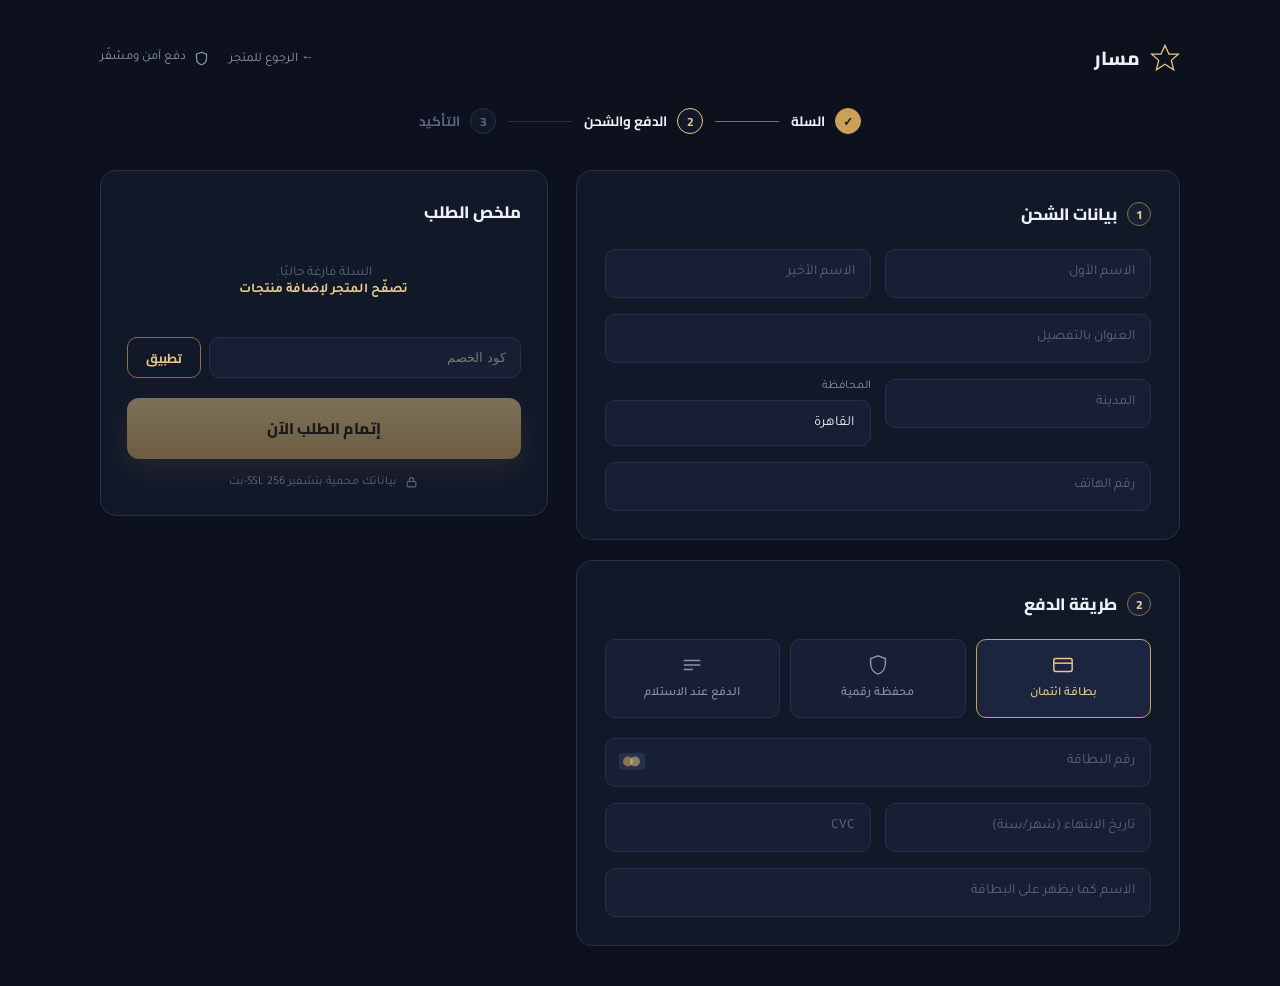
<file: checkout.html>
<!DOCTYPE html>
<html lang="ar" dir="rtl">
<head>
<meta charset="UTF-8">
<meta name="viewport" content="width=device-width, initial-scale=1.0">
<title>مسار — إتمام الطلب</title>
<link rel="preconnect" href="https://fonts.googleapis.com">
<link href="https://fonts.googleapis.com/css2?family=Cairo:wght@500;700;800;900&family=Tajawal:wght@400;500;700&display=swap" rel="stylesheet">
<style>
  :root{
    --bg:#0c111d;
    --panel:#111828;
    --card:#161f34;
    --card-2:#1b2540;
    --gold:#c9a15a;
    --gold-light:#e6c98a;
    --gold-dim:#8a6f3f;
    --text:#eef0f5;
    --text-dim:#8b93a9;
    --text-faint:#5c6480;
    --border:#26304a;
    --error:#e2665a;
    --success:#7fbf7f;
  }
  *{box-sizing:border-box; margin:0; padding:0;}
  body{
    font-family:'Tajawal', sans-serif;
    background:var(--bg);
    color:var(--text);
    min-height:100vh;
    padding:40px 20px;
  }
  @media (prefers-reduced-motion: reduce){
    *{animation-duration:0.01ms !important; transition-duration:0.01ms !important;}
  }

  .top{
    max-width:1080px;
    margin:0 auto 32px;
    display:flex;
    align-items:center;
    justify-content:space-between;
  }
  .logo{display:flex; align-items:center; gap:10px;}
  .logo-name{font-family:'Cairo', sans-serif; font-weight:800; font-size:19px;}
  .secure-badge{
    display:flex; align-items:center; gap:8px;
    color:var(--text-dim); font-size:13px;
  }

  /* ===== STEPPER ===== */
  .stepper{
    max-width:1080px;
    margin:0 auto 36px;
    display:flex;
    align-items:center;
    justify-content:center;
    gap:0;
  }
  .step{
    display:flex; align-items:center; gap:10px;
    color:var(--text-faint);
    font-size:13.5px;
    font-weight:700;
    font-family:'Cairo', sans-serif;
  }
  .step-circle{
    width:26px; height:26px; border-radius:50%;
    display:flex; align-items:center; justify-content:center;
    border:1.5px solid var(--border);
    font-size:12px;
    background:var(--panel);
  }
  .step.done .step-circle{background:var(--gold); border-color:var(--gold); color:#221a0d;}
  .step.active .step-circle{border-color:var(--gold-light); color:var(--gold-light);}
  .step.active, .step.done{color:var(--text);}
  .step-line{
    width:64px; height:1px;
    background:var(--border);
    margin:0 12px;
  }
  .step-line.done{background:var(--gold-dim);}

  /* ===== LAYOUT ===== */
  .layout{
    max-width:1080px;
    margin:0 auto;
    display:grid;
    grid-template-columns: 1.35fr 1fr;
    gap:28px;
    align-items:start;
  }

  .card{
    background:var(--panel);
    border:1px solid var(--border);
    border-radius:16px;
    padding:28px;
  }
  .card + .card{margin-top:20px;}
  .card-title{
    font-family:'Cairo', sans-serif;
    font-weight:800;
    font-size:16.5px;
    margin-bottom:20px;
    display:flex;
    align-items:center;
    gap:10px;
  }
  .card-title .num{
    width:24px; height:24px;
    border-radius:50%;
    background:var(--card);
    border:1px solid var(--gold-dim);
    color:var(--gold-light);
    font-size:12px;
    display:flex; align-items:center; justify-content:center;
  }

  /* form fields (shared language) */
  .grid-2{display:grid; grid-template-columns:1fr 1fr; gap:14px;}
  .field{position:relative; margin-bottom:16px;}
  .field input, .field select{
    width:100%;
    background:var(--card);
    border:1px solid var(--border);
    border-radius:10px;
    padding:15px 16px;
    font-family:'Tajawal', sans-serif;
    font-size:14px;
    color:var(--text);
    outline:none;
    transition:border-color 0.25s ease, background 0.25s ease;
    appearance:none;
  }
  .field input::placeholder{color:transparent;}
  .field label{
    position:absolute; right:16px; top:15px;
    color:var(--text-faint); font-size:14px;
    pointer-events:none; transition:all 0.2s ease;
  }
  .field input:focus, .field input:not(:placeholder-shown){
    border-color:var(--gold-dim); background:var(--card-2);
  }
  .field input:focus + label, .field input:not(:placeholder-shown) + label{
    top:-9px; font-size:11px; color:var(--gold-light);
    background:var(--panel); padding:0 6px; right:11px;
  }
  .field.select-field label{
    position:static; display:block; font-size:12px; color:var(--text-dim);
    margin-bottom:7px;
  }
  .field select{color:var(--text); cursor:pointer;}

  /* payment method tiles */
  .pay-methods{display:flex; gap:10px; margin-bottom:20px;}
  .pay-tile{
    flex:1;
    border:1.5px solid var(--border);
    background:var(--card);
    border-radius:10px;
    padding:14px 10px;
    text-align:center;
    cursor:pointer;
    transition:border-color 0.2s ease, background 0.2s ease;
  }
  .pay-tile.selected{border-color:var(--gold); background:var(--card-2);}
  .pay-tile svg{display:block; margin:0 auto 8px;}
  .pay-tile span{font-size:12.5px; color:var(--text-dim); font-weight:500;}
  .pay-tile.selected span{color:var(--gold-light);}

  .card-icons{display:flex; gap:8px; position:absolute; left:14px; top:15px;}

  /* ===== ORDER SUMMARY ===== */
  .summary-card{
    background:var(--panel);
    border:1px solid var(--border);
    border-radius:16px;
    padding:26px;
    position:sticky;
    top:24px;
  }
  .summary-title{
    font-family:'Cairo', sans-serif;
    font-weight:800;
    font-size:16.5px;
    margin-bottom:18px;
  }
  .item-row{
    display:flex;
    gap:12px;
    padding:12px 0;
    border-bottom:1px solid var(--border);
  }
  .item-row:last-of-type{border-bottom:none;}
  .item-thumb{
    width:52px; height:52px;
    border-radius:10px;
    background:linear-gradient(135deg, var(--card-2), var(--card));
    border:1px solid var(--border);
    flex-shrink:0;
    display:flex; align-items:center; justify-content:center;
  }
  .item-info{flex:1; min-width:0;}
  .item-name{font-size:13.5px; font-weight:500; margin-bottom:3px;}
  .item-meta{font-size:12px; color:var(--text-faint);}
  .item-price{font-size:13.5px; font-weight:700; font-family:'Cairo', sans-serif; white-space:nowrap;}

  .promo{
    display:flex; gap:8px;
    margin:18px 0;
  }
  .promo input{
    flex:1;
    background:var(--card);
    border:1px solid var(--border);
    border-radius:10px;
    padding:12px 14px;
    color:var(--text);
    font-size:13px;
    outline:none;
  }
  .promo input:focus{border-color:var(--gold-dim);}
  .promo button{
    padding:0 18px;
    border:1px solid var(--gold-dim);
    background:transparent;
    color:var(--gold-light);
    border-radius:10px;
    font-size:13px;
    font-weight:700;
    font-family:'Cairo', sans-serif;
    cursor:pointer;
    transition:background 0.2s ease;
  }
  .promo button:hover{background:var(--card-2);}

  .totals{margin-top:6px;}
  .total-row{
    display:flex; justify-content:space-between;
    font-size:13.5px; color:var(--text-dim);
    padding:7px 0;
  }
  .total-row.discount span:last-child{color:var(--success);}
  .total-row.grand{
    border-top:1px solid var(--border);
    margin-top:10px;
    padding-top:14px;
    font-size:17px;
    font-weight:800;
    font-family:'Cairo', sans-serif;
    color:var(--text);
  }
  .total-row.grand span:last-child{color:var(--gold-light);}

  .btn-checkout{
    width:100%;
    margin-top:20px;
    padding:16px;
    border:none;
    border-radius:12px;
    background:linear-gradient(180deg, var(--gold-light), var(--gold));
    color:#221a0d;
    font-family:'Cairo', sans-serif;
    font-weight:800;
    font-size:15.5px;
    cursor:pointer;
    display:flex; align-items:center; justify-content:center; gap:10px;
    box-shadow:0 12px 28px rgba(201,161,90,0.2);
    transition:transform 0.15s ease, box-shadow 0.25s ease;
  }
  .btn-checkout:hover{transform:translateY(-1px); box-shadow:0 16px 34px rgba(201,161,90,0.3);}
  .btn-checkout:active{transform:translateY(0);}
  .btn-checkout .spinner{
    width:16px; height:16px;
    border:2px solid rgba(34,26,13,0.3);
    border-top-color:#221a0d;
    border-radius:50%;
    display:none;
    animation:spin 0.7s linear infinite;
  }
  .btn-checkout.loading .spinner{display:inline-block;}
  .btn-checkout.loading .btn-label{opacity:0.7;}
  @keyframes spin{to{transform:rotate(360deg);}}

  .trust-row{
    display:flex; align-items:center; justify-content:center; gap:8px;
    margin-top:16px;
    font-size:12px;
    color:var(--text-faint);
  }

  @media (max-width: 860px){
    .layout{grid-template-columns:1fr;}
    .grid-2{grid-template-columns:1fr;}
    .summary-card{position:static;}
    .stepper .step span.step-text{display:none;}
    .step-line{width:32px;}
  }
</style>
</head>
<body>

  <div class="top">
    <div class="logo">
      <svg width="30" height="30" viewBox="0 0 38 38">
        <polygon points="19,3 24,14 36,14 27,22 30,34 19,27 8,34 11,22 2,14 14,14"
          fill="none" stroke="#e6c98a" stroke-width="1.6"/>
      </svg>
      <span class="logo-name">مسار</span>
    </div>
    <a href="store.html" style="color:var(--text-dim); font-size:13px; text-decoration:none; margin-inline-start:auto; margin-inline-end:20px;">← الرجوع للمتجر</a>
    <div class="secure-badge">
      <svg width="15" height="15" viewBox="0 0 24 24" fill="none" stroke="#8b93a9" stroke-width="2"><path d="M12 2 4 5v6c0 5 3.4 9.4 8 11 4.6-1.6 8-6 8-11V5l-8-3Z"/></svg>
      دفع آمن ومشفّر
    </div>
  </div>

  <div class="stepper">
    <div class="step done">
      <div class="step-circle">✓</div>
      <span class="step-text">السلة</span>
    </div>
    <div class="step-line done"></div>
    <div class="step active">
      <div class="step-circle">2</div>
      <span class="step-text">الدفع والشحن</span>
    </div>
    <div class="step-line"></div>
    <div class="step">
      <div class="step-circle">3</div>
      <span class="step-text">التأكيد</span>
    </div>
  </div>

  <div class="layout">

    <!-- LEFT: FORMS -->
    <div>
      <div class="card">
        <div class="card-title"><span class="num">1</span> بيانات الشحن</div>
        <div class="grid-2">
          <div class="field">
            <input type="text" placeholder=" " required>
            <label>الاسم الأول</label>
          </div>
          <div class="field">
            <input type="text" placeholder=" " required>
            <label>الاسم الأخير</label>
          </div>
        </div>
        <div class="field">
          <input type="text" placeholder=" " required>
          <label>العنوان بالتفصيل</label>
        </div>
        <div class="grid-2">
          <div class="field">
            <input type="text" placeholder=" " required>
            <label>المدينة</label>
          </div>
          <div class="field select-field">
            <label>المحافظة</label>
            <select>
              <option>القاهرة</option>
              <option>الجيزة</option>
              <option>الإسكندرية</option>
              <option>أخرى</option>
            </select>
          </div>
        </div>
        <div class="field" style="margin-bottom:0;">
          <input type="tel" placeholder=" " required>
          <label>رقم الهاتف</label>
        </div>
      </div>

      <div class="card">
        <div class="card-title"><span class="num">2</span> طريقة الدفع</div>

        <div class="pay-methods">
          <div class="pay-tile selected" onclick="selectPay(this)">
            <svg width="22" height="22" viewBox="0 0 24 24" fill="none" stroke="#e6c98a" stroke-width="1.6"><rect x="2" y="5" width="20" height="14" rx="2"/><path d="M2 10h20"/></svg>
            <span>بطاقة ائتمان</span>
          </div>
          <div class="pay-tile" onclick="selectPay(this)">
            <svg width="22" height="22" viewBox="0 0 24 24" fill="none" stroke="#8b93a9" stroke-width="1.6"><path d="M12 2 4 5v6c0 5 3.4 9.4 8 11 4.6-1.6 8-6 8-11V5l-8-3Z"/></svg>
            <span>محفظة رقمية</span>
          </div>
          <div class="pay-tile" onclick="selectPay(this)">
            <svg width="22" height="22" viewBox="0 0 24 24" fill="none" stroke="#8b93a9" stroke-width="1.6"><path d="M3 7h18M3 12h18M3 17h10"/></svg>
            <span>الدفع عند الاستلام</span>
          </div>
        </div>

        <div id="cardFields">
          <div class="field" style="position:relative;">
            <input type="text" placeholder=" " inputmode="numeric" required>
            <label>رقم البطاقة</label>
            <div class="card-icons">
              <svg width="26" height="17" viewBox="0 0 26 17"><rect width="26" height="17" rx="3" fill="#26304a"/><circle cx="9" cy="8.5" r="5" fill="#c9a15a" opacity="0.6"/><circle cx="16" cy="8.5" r="5" fill="#e6c98a" opacity="0.5"/></svg>
            </div>
          </div>
          <div class="grid-2">
            <div class="field">
              <input type="text" placeholder=" " required>
              <label>تاريخ الانتهاء (شهر/سنة)</label>
            </div>
            <div class="field">
              <input type="text" placeholder=" " inputmode="numeric" maxlength="3" required>
              <label>CVC</label>
            </div>
          </div>
          <div class="field" style="margin-bottom:0;">
            <input type="text" placeholder=" " required>
            <label>الاسم كما يظهر على البطاقة</label>
          </div>
        </div>
      </div>
    </div>

    <!-- RIGHT: SUMMARY -->
    <div class="summary-card">
      <div class="summary-title">ملخص الطلب</div>

      <div id="itemsContainer"></div>

      <div class="promo">
        <input type="text" placeholder="كود الخصم">
        <button type="button">تطبيق</button>
      </div>

      <div class="totals" id="totalsContainer"></div>

      <button class="btn-checkout" id="checkoutBtn" onclick="proceedCheckout()">
        <span class="spinner"></span>
        <span class="btn-label">إتمام الطلب الآن</span>
      </button>

      <div class="trust-row">
        <svg width="13" height="13" viewBox="0 0 24 24" fill="none" stroke="#5c6480" stroke-width="2"><rect x="4" y="10" width="16" height="10" rx="2"/><path d="M8 10V7a4 4 0 0 1 8 0v3"/></svg>
        بياناتك محمية بتشفير SSL 256-بت
      </div>
    </div>

  </div>

<script>
const icons = {
  bag: '<rect x="3" y="7" width="18" height="13" rx="2"/><path d="M8 7V5a4 4 0 0 1 8 0v2"/>',
  watch: '<circle cx="12" cy="12" r="7"/><path d="M12 9v3l2 2"/><path d="M9 2h6M9 22h6"/>',
  wallet: '<rect x="2" y="6" width="20" height="14" rx="2"/><path d="M16 12h4"/>',
  glasses: '<circle cx="6" cy="12" r="4"/><circle cx="18" cy="12" r="4"/><path d="M10 12h4M2 12l2-3M22 12l-2-3"/>',
  belt: '<rect x="2" y="10" width="20" height="4" rx="1"/><circle cx="12" cy="12" r="2"/>',
  book: '<path d="M4 4h13a3 3 0 0 1 3 3v13H7a3 3 0 0 1-3-3V4Z"/><path d="M4 17a3 3 0 0 1 3-3h13"/>'
};

function getCart(){
  try{ return JSON.parse(localStorage.getItem('masar_cart') || '[]'); }
  catch(e){ return []; }
}
function saveCart(cart){ localStorage.setItem('masar_cart', JSON.stringify(cart)); }

function changeQty(id, delta){
  const cart = getCart();
  const item = cart.find(i => i.id === id);
  if(!item) return;
  item.qty += delta;
  const updated = item.qty <= 0 ? cart.filter(i => i.id !== id) : cart;
  saveCart(updated);
  renderCheckout();
}

function renderCheckout(){
  const cart = getCart();
  const itemsContainer = document.getElementById('itemsContainer');
  const totalsContainer = document.getElementById('totalsContainer');
  const checkoutBtn = document.getElementById('checkoutBtn');

  if(cart.length === 0){
    itemsContainer.innerHTML = `
      <div style="text-align:center; padding:20px 0; color:var(--text-faint); font-size:13.5px;">
        السلة فارغة حاليًا.<br>
        <a href="store.html" class="link" style="color:var(--gold-light); text-decoration:none; font-weight:600;">تصفّح المتجر لإضافة منتجات</a>
      </div>`;
    totalsContainer.innerHTML = '';
    checkoutBtn.style.opacity = '0.5';
    checkoutBtn.style.pointerEvents = 'none';
    return;
  }

  checkoutBtn.style.opacity = '1';
  checkoutBtn.style.pointerEvents = 'auto';

  itemsContainer.innerHTML = cart.map(item => `
    <div class="item-row">
      <div class="item-thumb">
        <svg width="22" height="22" viewBox="0 0 24 24" fill="none" stroke="#8b93a9" stroke-width="1.5">${icons[item.icon] || icons.bag}</svg>
      </div>
      <div class="item-info">
        <div class="item-name">${item.name}</div>
        <div class="item-meta" style="display:flex; align-items:center; gap:8px;">
          <button onclick="changeQty('${item.id}', -1)" style="background:var(--card); border:1px solid var(--border); color:var(--text-dim); width:20px; height:20px; border-radius:5px; cursor:pointer; font-size:12px; line-height:1;">−</button>
          <span>الكمية: ${item.qty}</span>
          <button onclick="changeQty('${item.id}', 1)" style="background:var(--card); border:1px solid var(--border); color:var(--text-dim); width:20px; height:20px; border-radius:5px; cursor:pointer; font-size:12px; line-height:1;">+</button>
        </div>
      </div>
      <div class="item-price">${(item.price * item.qty).toLocaleString('ar-EG')} ج.م</div>
    </div>
  `).join('');

  const subtotal = cart.reduce((sum, i) => sum + i.price * i.qty, 0);
  const shipping = subtotal > 0 ? 60 : 0;
  const grand = subtotal + shipping;

  totalsContainer.innerHTML = `
    <div class="total-row"><span>المجموع الفرعي</span><span>${subtotal.toLocaleString('ar-EG')} ج.م</span></div>
    <div class="total-row"><span>الشحن</span><span>${shipping} ج.م</span></div>
    <div class="total-row grand"><span>الإجمالي</span><span>${grand.toLocaleString('ar-EG')} ج.م</span></div>
  `;
}

function selectPay(el){
  document.querySelectorAll('.pay-tile').forEach(t => {
    t.classList.remove('selected');
    t.querySelector('svg').setAttribute('stroke', '#8b93a9');
  });
  el.classList.add('selected');
  el.querySelector('svg').setAttribute('stroke', '#e6c98a');

  const cardFields = document.getElementById('cardFields');
  cardFields.style.display = el.querySelector('span').textContent.includes('بطاقة') ? 'block' : 'none';
}

function proceedCheckout(){
  const btn = document.getElementById('checkoutBtn');
  if(btn.classList.contains('loading')) return;
  btn.classList.add('loading');
  btn.querySelector('.btn-label').textContent = 'جارٍ تأكيد الطلب...';
  setTimeout(() => {
    btn.querySelector('.btn-label').textContent = 'تم تأكيد الطلب ✓';
    btn.style.background = 'linear-gradient(180deg, #9fd39f, #7fbf7f)';
    localStorage.removeItem('masar_cart');
  }, 1800);
}

renderCheckout();
</script>

</body>
</html>
</file>
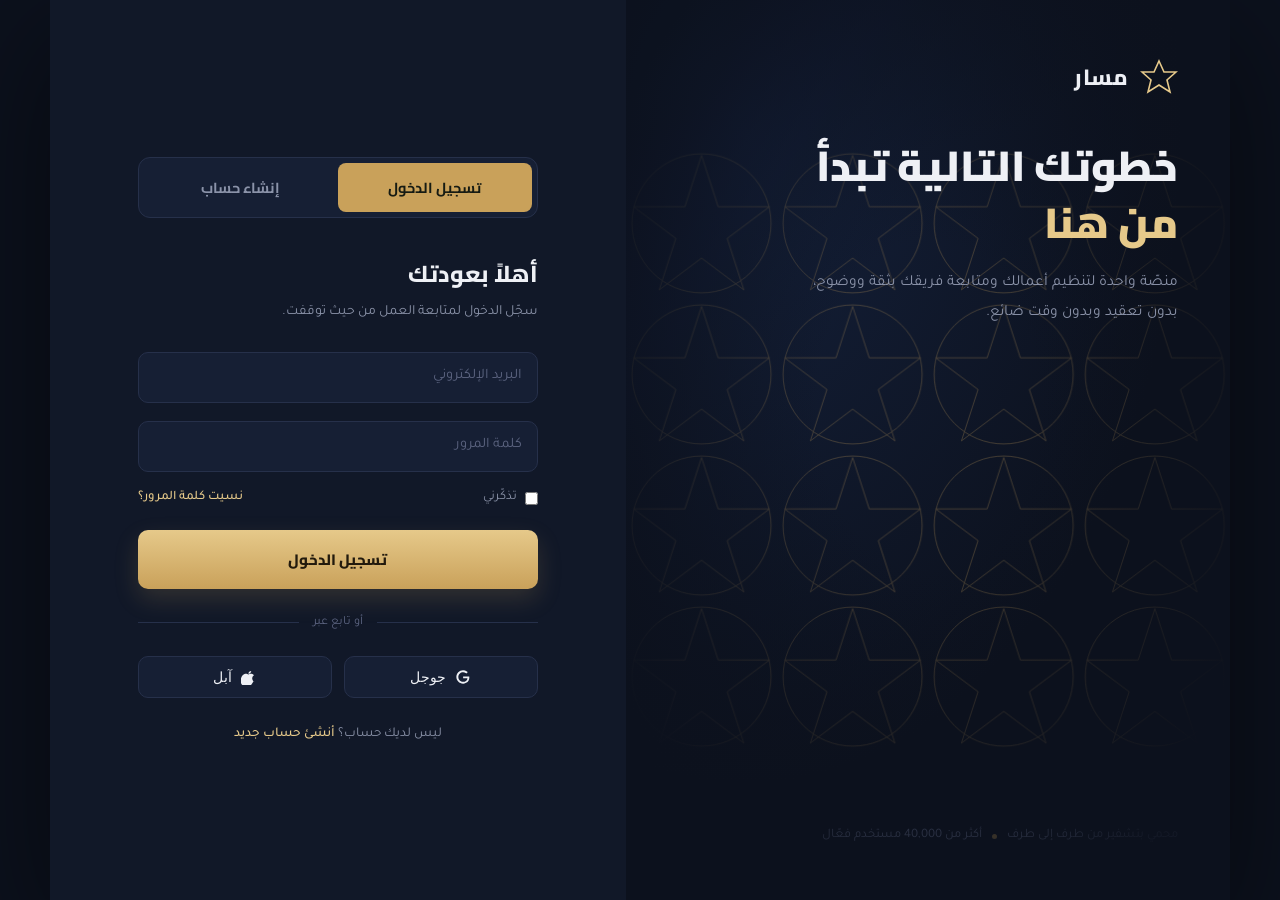
<file: login.html>
<!DOCTYPE html>
<html lang="ar" dir="rtl">
<head>
<meta charset="UTF-8">
<meta name="viewport" content="width=device-width, initial-scale=1.0">
<title>مسار — تسجيل الدخول</title>
<link rel="preconnect" href="https://fonts.googleapis.com">
<link href="https://fonts.googleapis.com/css2?family=Cairo:wght@500;700;800;900&family=Tajawal:wght@400;500;700&display=swap" rel="stylesheet">
<style>
  :root{
    --bg:#0c111d;
    --panel:#111828;
    --card:#161f34;
    --card-2:#1b2540;
    --gold:#c9a15a;
    --gold-light:#e6c98a;
    --gold-dim:#8a6f3f;
    --text:#eef0f5;
    --text-dim:#8b93a9;
    --text-faint:#5c6480;
    --border:#26304a;
    --error:#e2665a;
    --radius:16px;
  }
  *{box-sizing:border-box; margin:0; padding:0;}
  html,body{height:100%;}
  body{
    font-family:'Tajawal', sans-serif;
    background:var(--bg);
    color:var(--text);
    min-height:100vh;
    display:flex;
    align-items:stretch;
    justify-content:center;
    overflow-x:hidden;
  }
  @media (prefers-reduced-motion: reduce){
    *{animation-duration:0.01ms !important; animation-iteration-count:1 !important; transition-duration:0.01ms !important;}
  }

  .wrap{
    width:100%;
    max-width:1180px;
    margin:auto;
    display:grid;
    grid-template-columns: 1.05fr 1fr;
    min-height:100vh;
    box-shadow:0 40px 120px rgba(0,0,0,0.5);
  }

  /* ================= BRAND PANEL ================= */
  .brand{
    position:relative;
    background:
      radial-gradient(120% 120% at 20% 15%, #14203a 0%, #0c111d 60%);
    overflow:hidden;
    display:flex;
    flex-direction:column;
    justify-content:space-between;
    padding:56px 52px;
  }
  .star-field{
    position:absolute;
    inset:0;
    display:flex;
    align-items:center;
    justify-content:center;
    opacity:0.9;
  }
  .star-field svg{
    width:150%;
    height:150%;
    animation:spin 140s linear infinite;
    transform-origin:center;
  }
  @keyframes spin{
    from{transform:rotate(0deg);}
    to{transform:rotate(360deg);}
  }
  .star-field::after{
    content:'';
    position:absolute;
    inset:0;
    background:radial-gradient(60% 60% at 50% 45%, transparent 30%, var(--bg) 100%);
  }

  .brand-top, .brand-bottom{position:relative; z-index:2;}
  .logo{
    display:flex;
    align-items:center;
    gap:12px;
  }
  .logo-mark{
    width:38px; height:38px;
    display:flex; align-items:center; justify-content:center;
  }
  .logo-name{
    font-family:'Cairo', sans-serif;
    font-weight:800;
    font-size:22px;
    letter-spacing:0.5px;
    color:var(--text);
  }
  .brand-headline{
    font-family:'Cairo', sans-serif;
    font-weight:900;
    font-size:clamp(30px, 3.4vw, 42px);
    line-height:1.35;
    max-width:420px;
    margin-top:40px;
    color:var(--text);
  }
  .brand-headline span{color:var(--gold-light);}
  .brand-sub{
    margin-top:18px;
    color:var(--text-dim);
    font-size:15.5px;
    line-height:1.9;
    max-width:380px;
  }
  .brand-footer{
    display:flex;
    align-items:center;
    gap:10px;
    color:var(--text-faint);
    font-size:13px;
  }
  .dot{width:5px;height:5px;border-radius:50%;background:var(--gold-dim);}

  /* ================= FORM PANEL ================= */
  .panel{
    background:var(--panel);
    display:flex;
    align-items:center;
    justify-content:center;
    padding:40px 44px;
  }
  .card{
    width:100%;
    max-width:400px;
  }

  .tabs{
    position:relative;
    display:flex;
    background:var(--card);
    border:1px solid var(--border);
    border-radius:12px;
    padding:5px;
    margin-bottom:34px;
  }
  .tab-indicator{
    position:absolute;
    top:5px; bottom:5px;
    width:calc(50% - 5px);
    right:5px;
    background:var(--gold);
    border-radius:8px;
    transition:transform 0.35s cubic-bezier(.65,0,.35,1);
    z-index:1;
  }
  .tab{
    flex:1;
    z-index:2;
    text-align:center;
    padding:11px 0;
    font-family:'Cairo', sans-serif;
    font-weight:700;
    font-size:14.5px;
    color:var(--text-dim);
    cursor:pointer;
    border:none;
    background:transparent;
    transition:color 0.3s ease;
  }
  .tab.active{color:#161b13;}
  .tabs.mode-signup .tab-indicator{transform:translateX(-100%);}

  .form-title{
    font-family:'Cairo', sans-serif;
    font-weight:800;
    font-size:23px;
    margin-bottom:6px;
  }
  .form-desc{
    color:var(--text-dim);
    font-size:14px;
    margin-bottom:28px;
    line-height:1.7;
  }

  .field{
    position:relative;
    margin-bottom:18px;
  }
  .field input{
    width:100%;
    background:var(--card);
    border:1px solid var(--border);
    border-radius:10px;
    padding:16px 16px 16px 16px;
    font-family:'Tajawal', sans-serif;
    font-size:14.5px;
    color:var(--text);
    outline:none;
    transition:border-color 0.25s ease, background 0.25s ease;
  }
  .field input::placeholder{color:transparent;}
  .field label{
    position:absolute;
    right:16px;
    top:16px;
    color:var(--text-faint);
    font-size:14.5px;
    pointer-events:none;
    transition:all 0.2s ease;
    background:transparent;
  }
  .field input:focus,
  .field input:not(:placeholder-shown){
    border-color:var(--gold-dim);
    background:var(--card-2);
  }
  .field input:focus + label,
  .field input:not(:placeholder-shown) + label{
    top:-9px;
    font-size:11.5px;
    color:var(--gold-light);
    background:var(--panel);
    padding:0 6px;
    right:11px;
  }
  .field input:focus{box-shadow:0 0 0 3px rgba(201,161,90,0.12);}

  .field-hint{
    font-size:12px;
    color:var(--text-faint);
    margin-top:6px;
    padding-right:2px;
  }

  .row-between{
    display:flex;
    align-items:center;
    justify-content:space-between;
    margin-bottom:24px;
    font-size:13px;
  }
  .remember{
    display:flex;
    align-items:center;
    gap:8px;
    color:var(--text-dim);
  }
  .remember input{accent-color:var(--gold);}
  .link{
    color:var(--gold-light);
    text-decoration:none;
    font-weight:500;
  }
  .link:hover{text-decoration:underline;}

  .btn-submit{
    width:100%;
    padding:15px;
    border:none;
    border-radius:10px;
    background:linear-gradient(180deg, var(--gold-light), var(--gold));
    color:#221a0d;
    font-family:'Cairo', sans-serif;
    font-weight:800;
    font-size:15px;
    cursor:pointer;
    transition:transform 0.15s ease, box-shadow 0.25s ease;
    box-shadow:0 10px 24px rgba(201,161,90,0.18);
  }
  .btn-submit:hover{transform:translateY(-1px); box-shadow:0 14px 30px rgba(201,161,90,0.28);}
  .btn-submit:active{transform:translateY(0);}

  .divider{
    display:flex;
    align-items:center;
    gap:14px;
    margin:26px 0;
    color:var(--text-faint);
    font-size:12.5px;
  }
  .divider::before, .divider::after{
    content:'';
    flex:1;
    height:1px;
    background:var(--border);
  }

  .socials{
    display:flex;
    gap:12px;
  }
  .social-btn{
    flex:1;
    display:flex;
    align-items:center;
    justify-content:center;
    gap:9px;
    padding:12px;
    border:1px solid var(--border);
    border-radius:10px;
    background:var(--card);
    color:var(--text);
    font-size:13.5px;
    font-weight:500;
    cursor:pointer;
    transition:border-color 0.25s ease, background 0.25s ease;
  }
  .social-btn:hover{border-color:var(--gold-dim); background:var(--card-2);}

  .switch-line{
    text-align:center;
    margin-top:28px;
    font-size:13.5px;
    color:var(--text-dim);
  }

  .form-pane{display:none;}
  .form-pane.active{display:block; animation:fadeUp 0.4s ease;}
  @keyframes fadeUp{
    from{opacity:0; transform:translateY(8px);}
    to{opacity:1; transform:translateY(0);}
  }

  .strength{
    display:flex;
    gap:5px;
    margin-top:8px;
  }
  .strength i{
    flex:1;
    height:3px;
    border-radius:3px;
    background:var(--border);
    transition:background 0.3s ease;
  }

  @media (max-width: 900px){
    .wrap{grid-template-columns:1fr;}
    .brand{display:none;}
    .panel{padding:32px 20px;}
  }
</style>
</head>
<body>

<div class="wrap">

  <!-- BRAND PANEL -->
  <div class="brand">
    <div class="star-field" aria-hidden="true">
      <svg viewBox="0 0 400 400" xmlns="http://www.w3.org/2000/svg">
        <defs>
          <pattern id="star8" width="100" height="100" patternUnits="userSpaceOnUse">
            <g stroke="#c9a15a" stroke-width="0.6" fill="none" opacity="0.35">
              <path d="M50 5 L61 39 L95 39 L67 60 L78 94 L50 73 L22 94 L33 60 L5 39 L39 39 Z"/>
              <circle cx="50" cy="50" r="46"/>
            </g>
          </pattern>
        </defs>
        <rect width="400" height="400" fill="url(#star8)"/>
      </svg>
    </div>

    <div class="brand-top">
      <div class="logo">
        <div class="logo-mark">
          <svg width="38" height="38" viewBox="0 0 38 38">
            <polygon points="19,3 24,14 36,14 27,22 30,34 19,27 8,34 11,22 2,14 14,14"
              fill="none" stroke="#e6c98a" stroke-width="1.6"/>
          </svg>
        </div>
        <span class="logo-name">مسار</span>
      </div>

      <h1 class="brand-headline">خطوتك التالية تبدأ <span>من هنا</span></h1>
      <p class="brand-sub">
        منصّة واحدة لتنظيم أعمالك ومتابعة فريقك بثقة ووضوح، بدون تعقيد وبدون وقت ضائع.
      </p>
    </div>

    <div class="brand-footer">
      <span>محمي بتشفير من طرف إلى طرف</span>
      <span class="dot"></span>
      <span>أكثر من 40,000 مستخدم فعّال</span>
    </div>
  </div>

  <!-- FORM PANEL -->
  <div class="panel">
    <div class="card">

      <div class="tabs" id="tabs">
        <div class="tab-indicator"></div>
        <button class="tab active" id="tabLogin" onclick="switchMode('login')">تسجيل الدخول</button>
        <button class="tab" id="tabSignup" onclick="switchMode('signup')">إنشاء حساب</button>
      </div>

      <!-- LOGIN -->
      <div class="form-pane active" id="loginPane">
        <div class="form-title">أهلاً بعودتك</div>
        <div class="form-desc">سجّل الدخول لمتابعة العمل من حيث توقفت.</div>

        <form onsubmit="return false;">
          <div class="field">
            <input type="email" placeholder=" " required>
            <label>البريد الإلكتروني</label>
          </div>
          <div class="field">
            <input type="password" placeholder=" " required>
            <label>كلمة المرور</label>
          </div>

          <div class="row-between">
            <label class="remember">
              <input type="checkbox">
              تذكّرني
            </label>
            <a href="#" class="link">نسيت كلمة المرور؟</a>
          </div>

          <button class="btn-submit" type="submit">تسجيل الدخول</button>
        </form>

        <div class="divider">أو تابع عبر</div>
        <div class="socials">
          <button class="social-btn">
            <svg width="16" height="16" viewBox="0 0 24 24"><path fill="#eef0f5" d="M21.35 11.1h-9.17v2.73h6.51c-.33 3.81-3.5 5.44-6.5 5.44C8.36 19.27 5 16.25 5 12c0-4.1 3.2-7.27 7.2-7.27 3.09 0 4.9 1.97 4.9 1.97L19 4.72S16.56 2 12.1 2C6.42 2 2.03 6.8 2.03 12c0 5.05 4.13 10 10.22 10 5.35 0 9.25-3.67 9.25-9.09 0-1.15-.15-1.81-.15-1.81Z"/></svg>
            جوجل
          </button>
          <button class="social-btn">
            <svg width="15" height="15" viewBox="0 0 24 24"><path fill="#eef0f5" d="M16.365 1.43c0 1.14-.468 2.222-1.222 3.014-.822.86-2.15 1.522-3.19 1.44-.13-1.1.42-2.24 1.19-2.99.83-.83 2.28-1.46 3.222-1.464zm3.35 16.86c-.65 1.46-1.06 2.11-1.9 3.39-1.17 1.78-2.83 4-4.6 4.02-1.57.02-1.97-1.02-4.1-1.01-2.12.01-2.57 1.03-4.14 1.01-1.77-.02-3.36-2.05-4.53-3.83C-1.7 17.53-.44 11.4 2.98 8.13c1.7-1.63 3.6-2.02 4.9-2.02 1.6 0 2.66.9 4 .9 1.3 0 2.13-.9 4.02-.9 1.06 0 3.4.32 4.9 2.4-.13.08-2.92 1.7-2.9 5.07.03 4.03 3.6 5.36 3.83 5.66z"/></svg>
            آبل
          </button>
        </div>

        <div class="switch-line">
          ليس لديك حساب؟ <a href="#" class="link" onclick="switchMode('signup'); return false;">أنشئ حساب جديد</a>
        </div>
      </div>

      <!-- SIGNUP -->
      <div class="form-pane" id="signupPane">
        <div class="form-title">إنشاء حساب جديد</div>
        <div class="form-desc">دقيقة واحدة كل ما تحتاجه لتبدأ.</div>

        <form onsubmit="return false;">
          <div class="field">
            <input type="text" placeholder=" " required>
            <label>الاسم الكامل</label>
          </div>
          <div class="field">
            <input type="email" placeholder=" " required>
            <label>البريد الإلكتروني</label>
          </div>
          <div class="field">
            <input type="password" id="signupPass" placeholder=" " required oninput="checkStrength(this.value)">
            <label>كلمة المرور</label>
            <div class="strength">
              <i id="s1"></i><i id="s2"></i><i id="s3"></i><i id="s4"></i>
            </div>
            <div class="field-hint">8 أحرف على الأقل، رقم ورمز واحد على الأقل</div>
          </div>

          <button class="btn-submit" type="submit" style="margin-top:6px;">إنشاء الحساب</button>
        </form>

        <div class="divider">أو</div>
        <div class="socials">
          <button class="social-btn">
            <svg width="16" height="16" viewBox="0 0 24 24"><path fill="#eef0f5" d="M21.35 11.1h-9.17v2.73h6.51c-.33 3.81-3.5 5.44-6.5 5.44C8.36 19.27 5 16.25 5 12c0-4.1 3.2-7.27 7.2-7.27 3.09 0 4.9 1.97 4.9 1.97L19 4.72S16.56 2 12.1 2C6.42 2 2.03 6.8 2.03 12c0 5.05 4.13 10 10.22 10 5.35 0 9.25-3.67 9.25-9.09 0-1.15-.15-1.81-.15-1.81Z"/></svg>
            جوجل
          </button>
          <button class="social-btn">
            <svg width="15" height="15" viewBox="0 0 24 24"><path fill="#eef0f5" d="M16.365 1.43c0 1.14-.468 2.222-1.222 3.014-.822.86-2.15 1.522-3.19 1.44-.13-1.1.42-2.24 1.19-2.99.83-.83 2.28-1.46 3.222-1.464zm3.35 16.86c-.65 1.46-1.06 2.11-1.9 3.39-1.17 1.78-2.83 4-4.6 4.02-1.57.02-1.97-1.02-4.1-1.01-2.12.01-2.57 1.03-4.14 1.01-1.77-.02-3.36-2.05-4.53-3.83C-1.7 17.53-.44 11.4 2.98 8.13c1.7-1.63 3.6-2.02 4.9-2.02 1.6 0 2.66.9 4 .9 1.3 0 2.13-.9 4.02-.9 1.06 0 3.4.32 4.9 2.4-.13.08-2.92 1.7-2.9 5.07.03 4.03 3.6 5.36 3.83 5.66z"/></svg>
            آبل
          </button>
        </div>

        <div class="switch-line">
          لديك حساب بالفعل؟ <a href="#" class="link" onclick="switchMode('login'); return false;">سجّل الدخول</a>
        </div>
      </div>

    </div>
  </div>

</div>

<script>
function switchMode(mode){
  const tabs = document.getElementById('tabs');
  const tabLogin = document.getElementById('tabLogin');
  const tabSignup = document.getElementById('tabSignup');
  const loginPane = document.getElementById('loginPane');
  const signupPane = document.getElementById('signupPane');

  if(mode === 'signup'){
    tabs.classList.add('mode-signup');
    tabLogin.classList.remove('active');
    tabSignup.classList.add('active');
    loginPane.classList.remove('active');
    signupPane.classList.add('active');
  } else {
    tabs.classList.remove('mode-signup');
    tabSignup.classList.remove('active');
    tabLogin.classList.add('active');
    signupPane.classList.remove('active');
    loginPane.classList.add('active');
  }
}

function checkStrength(val){
  const bars = [document.getElementById('s1'),document.getElementById('s2'),document.getElementById('s3'),document.getElementById('s4')];
  let score = 0;
  if(val.length >= 8) score++;
  if(/[0-9]/.test(val)) score++;
  if(/[^A-Za-z0-9]/.test(val)) score++;
  if(/[A-Z]/.test(val) && /[a-z]/.test(val)) score++;

  const colors = ['#e2665a','#e2665a','#c9a15a','#7fbf7f'];
  bars.forEach((bar, i) => {
    bar.style.background = i < score ? colors[score-1] : '#26304a';
  });
}
</script>

</body>
</html>
</file>
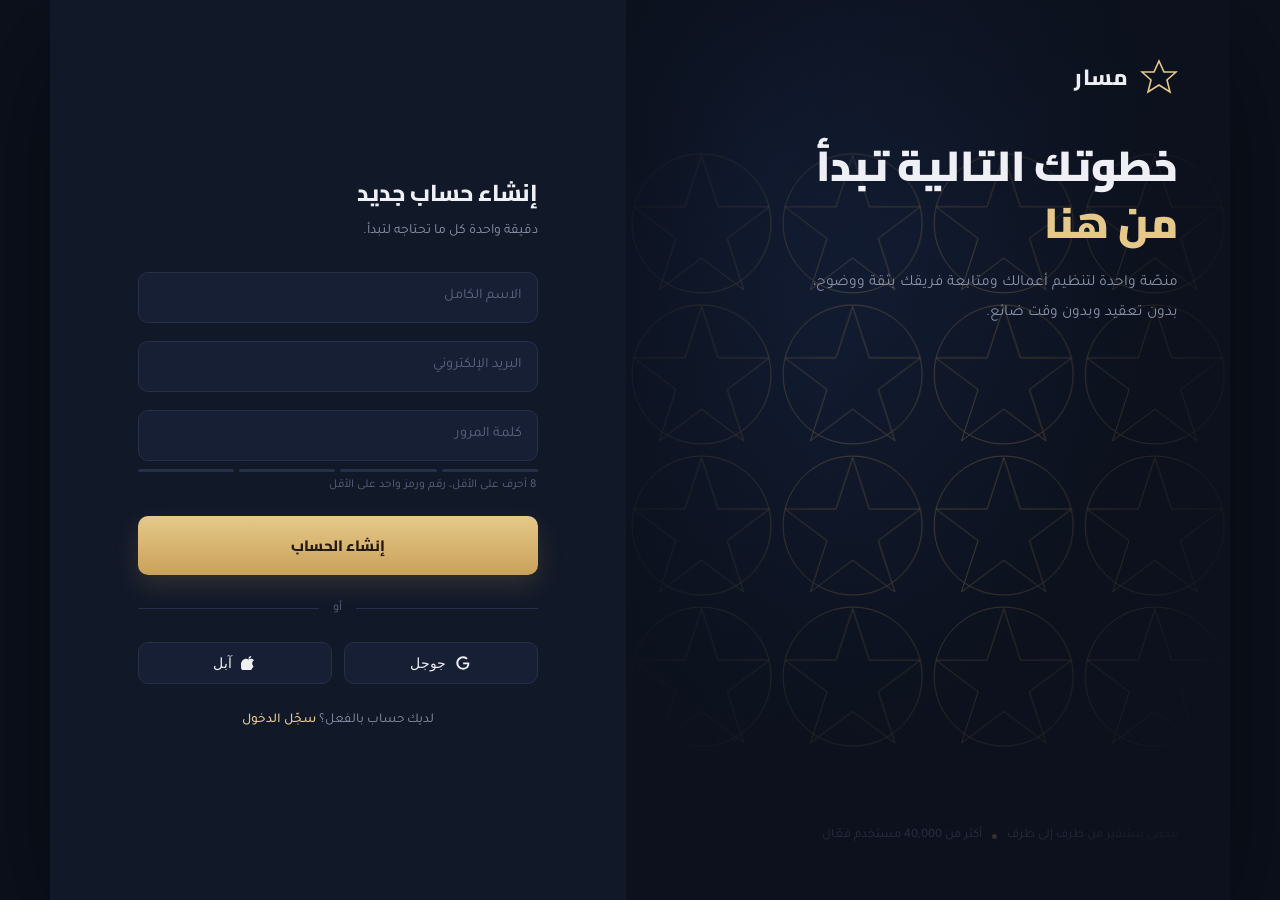
<file: signup.html>
<!DOCTYPE html>
<html lang="ar" dir="rtl">
<head>
<meta charset="UTF-8">
<meta name="viewport" content="width=device-width, initial-scale=1.0">
<title>مسار — إنشاء حساب</title>
<link rel="preconnect" href="https://fonts.googleapis.com">
<link href="https://fonts.googleapis.com/css2?family=Cairo:wght@500;700;800;900&family=Tajawal:wght@400;500;700&display=swap" rel="stylesheet">
<style>
  :root{
    --bg:#0c111d;
    --panel:#111828;
    --card:#161f34;
    --card-2:#1b2540;
    --gold:#c9a15a;
    --gold-light:#e6c98a;
    --gold-dim:#8a6f3f;
    --text:#eef0f5;
    --text-dim:#8b93a9;
    --text-faint:#5c6480;
    --border:#26304a;
    --error:#e2665a;
    --radius:16px;
  }
  *{box-sizing:border-box; margin:0; padding:0;}
  html,body{height:100%;}
  body{
    font-family:'Tajawal', sans-serif;
    background:var(--bg);
    color:var(--text);
    min-height:100vh;
    display:flex;
    align-items:stretch;
    justify-content:center;
    overflow-x:hidden;
  }
  @media (prefers-reduced-motion: reduce){
    *{animation-duration:0.01ms !important; animation-iteration-count:1 !important; transition-duration:0.01ms !important;}
  }

  .wrap{
    width:100%;
    max-width:1180px;
    margin:auto;
    display:grid;
    grid-template-columns: 1.05fr 1fr;
    min-height:100vh;
    box-shadow:0 40px 120px rgba(0,0,0,0.5);
  }

  /* ================= BRAND PANEL ================= */
  .brand{
    position:relative;
    background:
      radial-gradient(120% 120% at 20% 15%, #14203a 0%, #0c111d 60%);
    overflow:hidden;
    display:flex;
    flex-direction:column;
    justify-content:space-between;
    padding:56px 52px;
  }
  .star-field{
    position:absolute;
    inset:0;
    display:flex;
    align-items:center;
    justify-content:center;
    opacity:0.9;
  }
  .star-field svg{
    width:150%;
    height:150%;
    animation:spin 140s linear infinite;
    transform-origin:center;
  }
  @keyframes spin{
    from{transform:rotate(0deg);}
    to{transform:rotate(360deg);}
  }
  .star-field::after{
    content:'';
    position:absolute;
    inset:0;
    background:radial-gradient(60% 60% at 50% 45%, transparent 30%, var(--bg) 100%);
  }

  .brand-top, .brand-bottom{position:relative; z-index:2;}
  .logo{
    display:flex;
    align-items:center;
    gap:12px;
  }
  .logo-mark{
    width:38px; height:38px;
    display:flex; align-items:center; justify-content:center;
  }
  .logo-name{
    font-family:'Cairo', sans-serif;
    font-weight:800;
    font-size:22px;
    letter-spacing:0.5px;
    color:var(--text);
  }
  .brand-headline{
    font-family:'Cairo', sans-serif;
    font-weight:900;
    font-size:clamp(30px, 3.4vw, 42px);
    line-height:1.35;
    max-width:420px;
    margin-top:40px;
    color:var(--text);
  }
  .brand-headline span{color:var(--gold-light);}
  .brand-sub{
    margin-top:18px;
    color:var(--text-dim);
    font-size:15.5px;
    line-height:1.9;
    max-width:380px;
  }
  .brand-footer{
    display:flex;
    align-items:center;
    gap:10px;
    color:var(--text-faint);
    font-size:13px;
  }
  .dot{width:5px;height:5px;border-radius:50%;background:var(--gold-dim);}

  /* ================= FORM PANEL ================= */
  .panel{
    background:var(--panel);
    display:flex;
    align-items:center;
    justify-content:center;
    padding:40px 44px;
  }
  .card{
    width:100%;
    max-width:400px;
  }

  .tabs{
    position:relative;
    display:flex;
    background:var(--card);
    border:1px solid var(--border);
    border-radius:12px;
    padding:5px;
    margin-bottom:34px;
  }
  .tab-indicator{
    position:absolute;
    top:5px; bottom:5px;
    width:calc(50% - 5px);
    right:5px;
    background:var(--gold);
    border-radius:8px;
    transition:transform 0.35s cubic-bezier(.65,0,.35,1);
    z-index:1;
  }
  .tab{
    flex:1;
    z-index:2;
    text-align:center;
    padding:11px 0;
    font-family:'Cairo', sans-serif;
    font-weight:700;
    font-size:14.5px;
    color:var(--text-dim);
    cursor:pointer;
    border:none;
    background:transparent;
    transition:color 0.3s ease;
  }
  .tab.active{color:#161b13;}
  .tabs.mode-signup .tab-indicator{transform:translateX(-100%);}

  .form-title{
    font-family:'Cairo', sans-serif;
    font-weight:800;
    font-size:23px;
    margin-bottom:6px;
  }
  .form-desc{
    color:var(--text-dim);
    font-size:14px;
    margin-bottom:28px;
    line-height:1.7;
  }

  .field{
    position:relative;
    margin-bottom:18px;
  }
  .field input{
    width:100%;
    background:var(--card);
    border:1px solid var(--border);
    border-radius:10px;
    padding:16px 16px 16px 16px;
    font-family:'Tajawal', sans-serif;
    font-size:14.5px;
    color:var(--text);
    outline:none;
    transition:border-color 0.25s ease, background 0.25s ease;
  }
  .field input::placeholder{color:transparent;}
  .field label{
    position:absolute;
    right:16px;
    top:16px;
    color:var(--text-faint);
    font-size:14.5px;
    pointer-events:none;
    transition:all 0.2s ease;
    background:transparent;
  }
  .field input:focus,
  .field input:not(:placeholder-shown){
    border-color:var(--gold-dim);
    background:var(--card-2);
  }
  .field input:focus + label,
  .field input:not(:placeholder-shown) + label{
    top:-9px;
    font-size:11.5px;
    color:var(--gold-light);
    background:var(--panel);
    padding:0 6px;
    right:11px;
  }
  .field input:focus{box-shadow:0 0 0 3px rgba(201,161,90,0.12);}

  .field-hint{
    font-size:12px;
    color:var(--text-faint);
    margin-top:6px;
    padding-right:2px;
  }

  .row-between{
    display:flex;
    align-items:center;
    justify-content:space-between;
    margin-bottom:24px;
    font-size:13px;
  }
  .remember{
    display:flex;
    align-items:center;
    gap:8px;
    color:var(--text-dim);
  }
  .remember input{accent-color:var(--gold);}
  .link{
    color:var(--gold-light);
    text-decoration:none;
    font-weight:500;
  }
  .link:hover{text-decoration:underline;}

  .btn-submit{
    width:100%;
    padding:15px;
    border:none;
    border-radius:10px;
    background:linear-gradient(180deg, var(--gold-light), var(--gold));
    color:#221a0d;
    font-family:'Cairo', sans-serif;
    font-weight:800;
    font-size:15px;
    cursor:pointer;
    transition:transform 0.15s ease, box-shadow 0.25s ease;
    box-shadow:0 10px 24px rgba(201,161,90,0.18);
  }
  .btn-submit:hover{transform:translateY(-1px); box-shadow:0 14px 30px rgba(201,161,90,0.28);}
  .btn-submit:active{transform:translateY(0);}

  .divider{
    display:flex;
    align-items:center;
    gap:14px;
    margin:26px 0;
    color:var(--text-faint);
    font-size:12.5px;
  }
  .divider::before, .divider::after{
    content:'';
    flex:1;
    height:1px;
    background:var(--border);
  }

  .socials{
    display:flex;
    gap:12px;
  }
  .social-btn{
    flex:1;
    display:flex;
    align-items:center;
    justify-content:center;
    gap:9px;
    padding:12px;
    border:1px solid var(--border);
    border-radius:10px;
    background:var(--card);
    color:var(--text);
    font-size:13.5px;
    font-weight:500;
    cursor:pointer;
    transition:border-color 0.25s ease, background 0.25s ease;
  }
  .social-btn:hover{border-color:var(--gold-dim); background:var(--card-2);}

  .switch-line{
    text-align:center;
    margin-top:28px;
    font-size:13.5px;
    color:var(--text-dim);
  }

  .form-pane{display:none;}
  .form-pane.active{display:block; animation:fadeUp 0.4s ease;}
  @keyframes fadeUp{
    from{opacity:0; transform:translateY(8px);}
    to{opacity:1; transform:translateY(0);}
  }

  .strength{
    display:flex;
    gap:5px;
    margin-top:8px;
  }
  .strength i{
    flex:1;
    height:3px;
    border-radius:3px;
    background:var(--border);
    transition:background 0.3s ease;
  }

  @media (max-width: 900px){
    .wrap{grid-template-columns:1fr;}
    .brand{display:none;}
    .panel{padding:32px 20px;}
  }
</style>
</head>
<body>

<div class="wrap">

  <!-- BRAND PANEL -->
  <div class="brand">
    <div class="star-field" aria-hidden="true">
      <svg viewBox="0 0 400 400" xmlns="http://www.w3.org/2000/svg">
        <defs>
          <pattern id="star8" width="100" height="100" patternUnits="userSpaceOnUse">
            <g stroke="#c9a15a" stroke-width="0.6" fill="none" opacity="0.35">
              <path d="M50 5 L61 39 L95 39 L67 60 L78 94 L50 73 L22 94 L33 60 L5 39 L39 39 Z"/>
              <circle cx="50" cy="50" r="46"/>
            </g>
          </pattern>
        </defs>
        <rect width="400" height="400" fill="url(#star8)"/>
      </svg>
    </div>

    <div class="brand-top">
      <div class="logo">
        <div class="logo-mark">
          <svg width="38" height="38" viewBox="0 0 38 38">
            <polygon points="19,3 24,14 36,14 27,22 30,34 19,27 8,34 11,22 2,14 14,14"
              fill="none" stroke="#e6c98a" stroke-width="1.6"/>
          </svg>
        </div>
        <span class="logo-name">مسار</span>
      </div>

      <h1 class="brand-headline">خطوتك التالية تبدأ <span>من هنا</span></h1>
      <p class="brand-sub">
        منصّة واحدة لتنظيم أعمالك ومتابعة فريقك بثقة ووضوح، بدون تعقيد وبدون وقت ضائع.
      </p>
    </div>

    <div class="brand-footer">
      <span>محمي بتشفير من طرف إلى طرف</span>
      <span class="dot"></span>
      <span>أكثر من 40,000 مستخدم فعّال</span>
    </div>
  </div>

  <!-- FORM PANEL -->
  <div class="panel">
    <div class="card">

      <!-- SIGNUP -->
      <div class="form-pane active" id="signupPane">
        <div class="form-title">إنشاء حساب جديد</div>
        <div class="form-desc">دقيقة واحدة كل ما تحتاجه لتبدأ.</div>

        <form onsubmit="return false;">
          <div class="field">
            <input type="text" placeholder=" " required>
            <label>الاسم الكامل</label>
          </div>
          <div class="field">
            <input type="email" placeholder=" " required>
            <label>البريد الإلكتروني</label>
          </div>
          <div class="field">
            <input type="password" id="signupPass" placeholder=" " required oninput="checkStrength(this.value)">
            <label>كلمة المرور</label>
            <div class="strength">
              <i id="s1"></i><i id="s2"></i><i id="s3"></i><i id="s4"></i>
            </div>
            <div class="field-hint">8 أحرف على الأقل، رقم ورمز واحد على الأقل</div>
          </div>

          <button class="btn-submit" type="submit" style="margin-top:6px;">إنشاء الحساب</button>
        </form>

        <div class="divider">أو</div>
        <div class="socials">
          <button class="social-btn">
            <svg width="16" height="16" viewBox="0 0 24 24"><path fill="#eef0f5" d="M21.35 11.1h-9.17v2.73h6.51c-.33 3.81-3.5 5.44-6.5 5.44C8.36 19.27 5 16.25 5 12c0-4.1 3.2-7.27 7.2-7.27 3.09 0 4.9 1.97 4.9 1.97L19 4.72S16.56 2 12.1 2C6.42 2 2.03 6.8 2.03 12c0 5.05 4.13 10 10.22 10 5.35 0 9.25-3.67 9.25-9.09 0-1.15-.15-1.81-.15-1.81Z"/></svg>
            جوجل
          </button>
          <button class="social-btn">
            <svg width="15" height="15" viewBox="0 0 24 24"><path fill="#eef0f5" d="M16.365 1.43c0 1.14-.468 2.222-1.222 3.014-.822.86-2.15 1.522-3.19 1.44-.13-1.1.42-2.24 1.19-2.99.83-.83 2.28-1.46 3.222-1.464zm3.35 16.86c-.65 1.46-1.06 2.11-1.9 3.39-1.17 1.78-2.83 4-4.6 4.02-1.57.02-1.97-1.02-4.1-1.01-2.12.01-2.57 1.03-4.14 1.01-1.77-.02-3.36-2.05-4.53-3.83C-1.7 17.53-.44 11.4 2.98 8.13c1.7-1.63 3.6-2.02 4.9-2.02 1.6 0 2.66.9 4 .9 1.3 0 2.13-.9 4.02-.9 1.06 0 3.4.32 4.9 2.4-.13.08-2.92 1.7-2.9 5.07.03 4.03 3.6 5.36 3.83 5.66z"/></svg>
            آبل
          </button>
        </div>

        <div class="switch-line">
          لديك حساب بالفعل؟ <a href="auth.html" class="link">سجّل الدخول</a>
        </div>
      </div>

    </div>
  </div>

</div>

<script>
function checkStrength(val){
  const bars = [document.getElementById('s1'),document.getElementById('s2'),document.getElementById('s3'),document.getElementById('s4')];
  let score = 0;
  if(val.length >= 8) score++;
  if(/[0-9]/.test(val)) score++;
  if(/[^A-Za-z0-9]/.test(val)) score++;
  if(/[A-Z]/.test(val) && /[a-z]/.test(val)) score++;

  const colors = ['#e2665a','#e2665a','#c9a15a','#7fbf7f'];
  bars.forEach((bar, i) => {
    bar.style.background = i < score ? colors[score-1] : '#26304a';
  });
}
</script>

</body>
</html>
</file>
